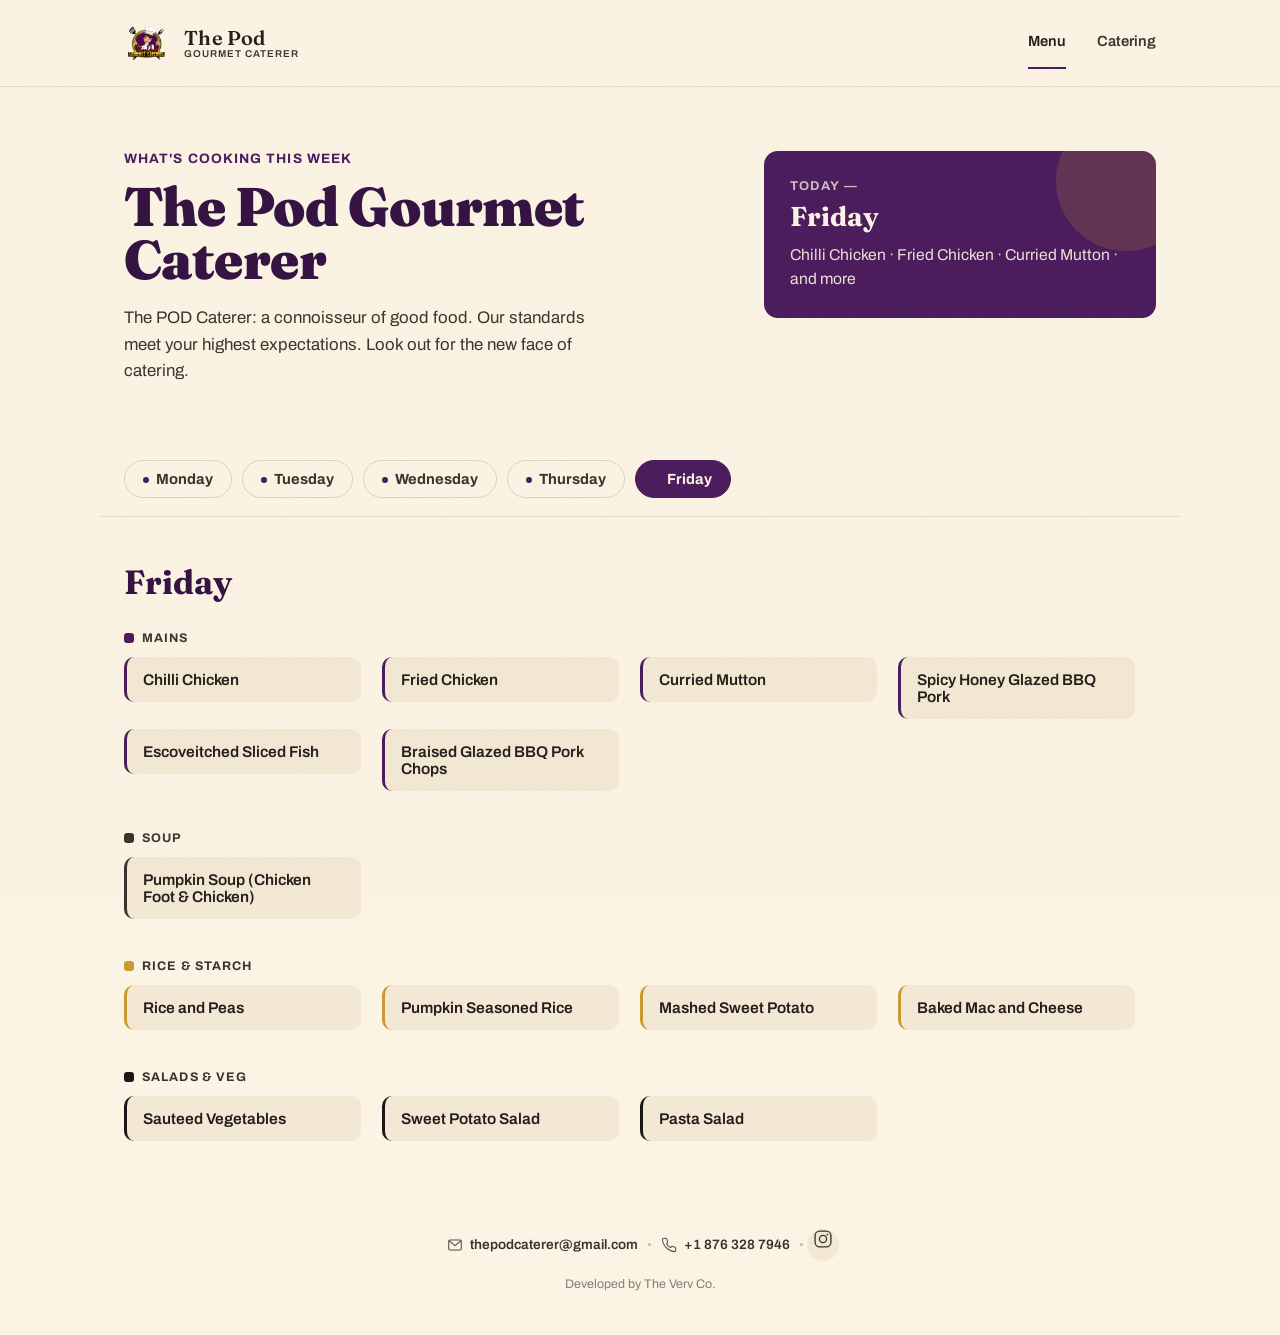
<file: index.html>
<!DOCTYPE html>
<html lang="en">
<head>
<meta charset="UTF-8">
<meta name="viewport" content="width=device-width, initial-scale=1.0">
<title>The Pod Gourmet Caterer — Daily Menu</title>
<link rel="preconnect" href="https://fonts.googleapis.com">
<link rel="preconnect" href="https://fonts.gstatic.com" crossorigin>
<link href="https://fonts.googleapis.com/css2?family=Fraunces:opsz,wght@9..144,400;9..144,500;9..144,600;9..144,700;9..144,900&family=Fraunces:ital,opsz,wght@1,9..144,500&family=Archivo:wght@400;500;600;700&display=swap" rel="stylesheet">
<link rel="stylesheet" href="styles.css">
</head>
<body>

<div class="grain"></div>

<header class="site-header">
  <div class="header-inner">
    <a href="index.html" class="brand">
      <img src="assets/logo.png" alt="The Pod Gourmet Caterer" class="brand-logo">
      <span class="brand-name">The Pod<span class="brand-sub">Gourmet Caterer</span></span>
    </a>
    <nav class="site-nav">
      <a href="index.html" class="active">Menu</a>
      <a href="catering.html">Catering</a>
    </nav>
  </div>
</header>

<main>

  <section class="hero">
    <div class="hero-inner">
      <p class="hero-eyebrow">What's cooking this week</p>
      <h1 class="hero-title">The Pod Gourmet Caterer</h1>
      <p class="hero-sub">The POD Caterer: a connoisseur of good food. Our standards meet your highest expectations. Look out for the new face of catering.</p>
    </div>
    <div class="hero-today" id="heroToday">
      <p class="hero-today-label">Today —</p>
      <p class="hero-today-day" id="heroTodayDay">—</p>
      <p class="hero-today-pick" id="heroTodayPick">—</p>
    </div>
  </section>

  <nav class="day-tabs" id="dayTabs" aria-label="Choose a day">
    <!-- populated by JS -->
  </nav>

  <section class="menu-board" id="menuBoard">
    <!-- populated by JS -->
  </section>

</main>

<footer class="site-footer">
  <div class="footer-contact">
    <a href="mailto:thepodcaterer@gmail.com" class="footer-link">
      <svg class="footer-link-icon" viewBox="0 0 24 24" width="16" height="16" fill="none" xmlns="http://www.w3.org/2000/svg">
        <rect x="2.5" y="4.5" width="19" height="15" rx="2.2" stroke="currentColor" stroke-width="1.6"/>
        <path d="M3.5 6L12 13L20.5 6" stroke="currentColor" stroke-width="1.6" stroke-linecap="round" stroke-linejoin="round"/>
      </svg>
      thepodcaterer@gmail.com
    </a>
    <span class="footer-divider">•</span>
    <a href="tel:+18763287946" class="footer-link">
      <svg class="footer-link-icon" viewBox="0 0 24 24" width="16" height="16" fill="none" xmlns="http://www.w3.org/2000/svg">
        <path d="M22 16.92v3a2 2 0 0 1-2.18 2 19.79 19.79 0 0 1-8.63-3.07 19.5 19.5 0 0 1-6-6 19.79 19.79 0 0 1-3.07-8.67A2 2 0 0 1 4.11 2h3a2 2 0 0 1 2 1.72 12.84 12.84 0 0 0 .7 2.81 2 2 0 0 1-.45 2.11L8.09 9.91a16 16 0 0 0 6 6l1.27-1.27a2 2 0 0 1 2.11-.45 12.84 12.84 0 0 0 2.81.7A2 2 0 0 1 22 16.92z" stroke="currentColor" stroke-width="1.6" stroke-linecap="round" stroke-linejoin="round"/>
      </svg>
      +1 876 328 7946
    </a>
    <span class="footer-divider">•</span>
    <a href="https://www.instagram.com/thepodcaterer/" target="_blank" rel="noopener" class="footer-icon" aria-label="The Pod Gourmet Caterer on Instagram">
      <svg viewBox="0 0 24 24" width="20" height="20" fill="none" xmlns="http://www.w3.org/2000/svg">
        <rect x="2.5" y="2.5" width="19" height="19" rx="5.5" stroke="currentColor" stroke-width="1.6"/>
        <circle cx="12" cy="12" r="4.3" stroke="currentColor" stroke-width="1.6"/>
        <circle cx="17.3" cy="6.7" r="1.15" fill="currentColor"/>
      </svg>
    </a>
  </div>
  <p class="footer-credit">Developed by The Verv Co.</p>
</footer>

<script src="menu-data.js"></script>
<script src="app.js"></script>
</body>
</html>
</file>
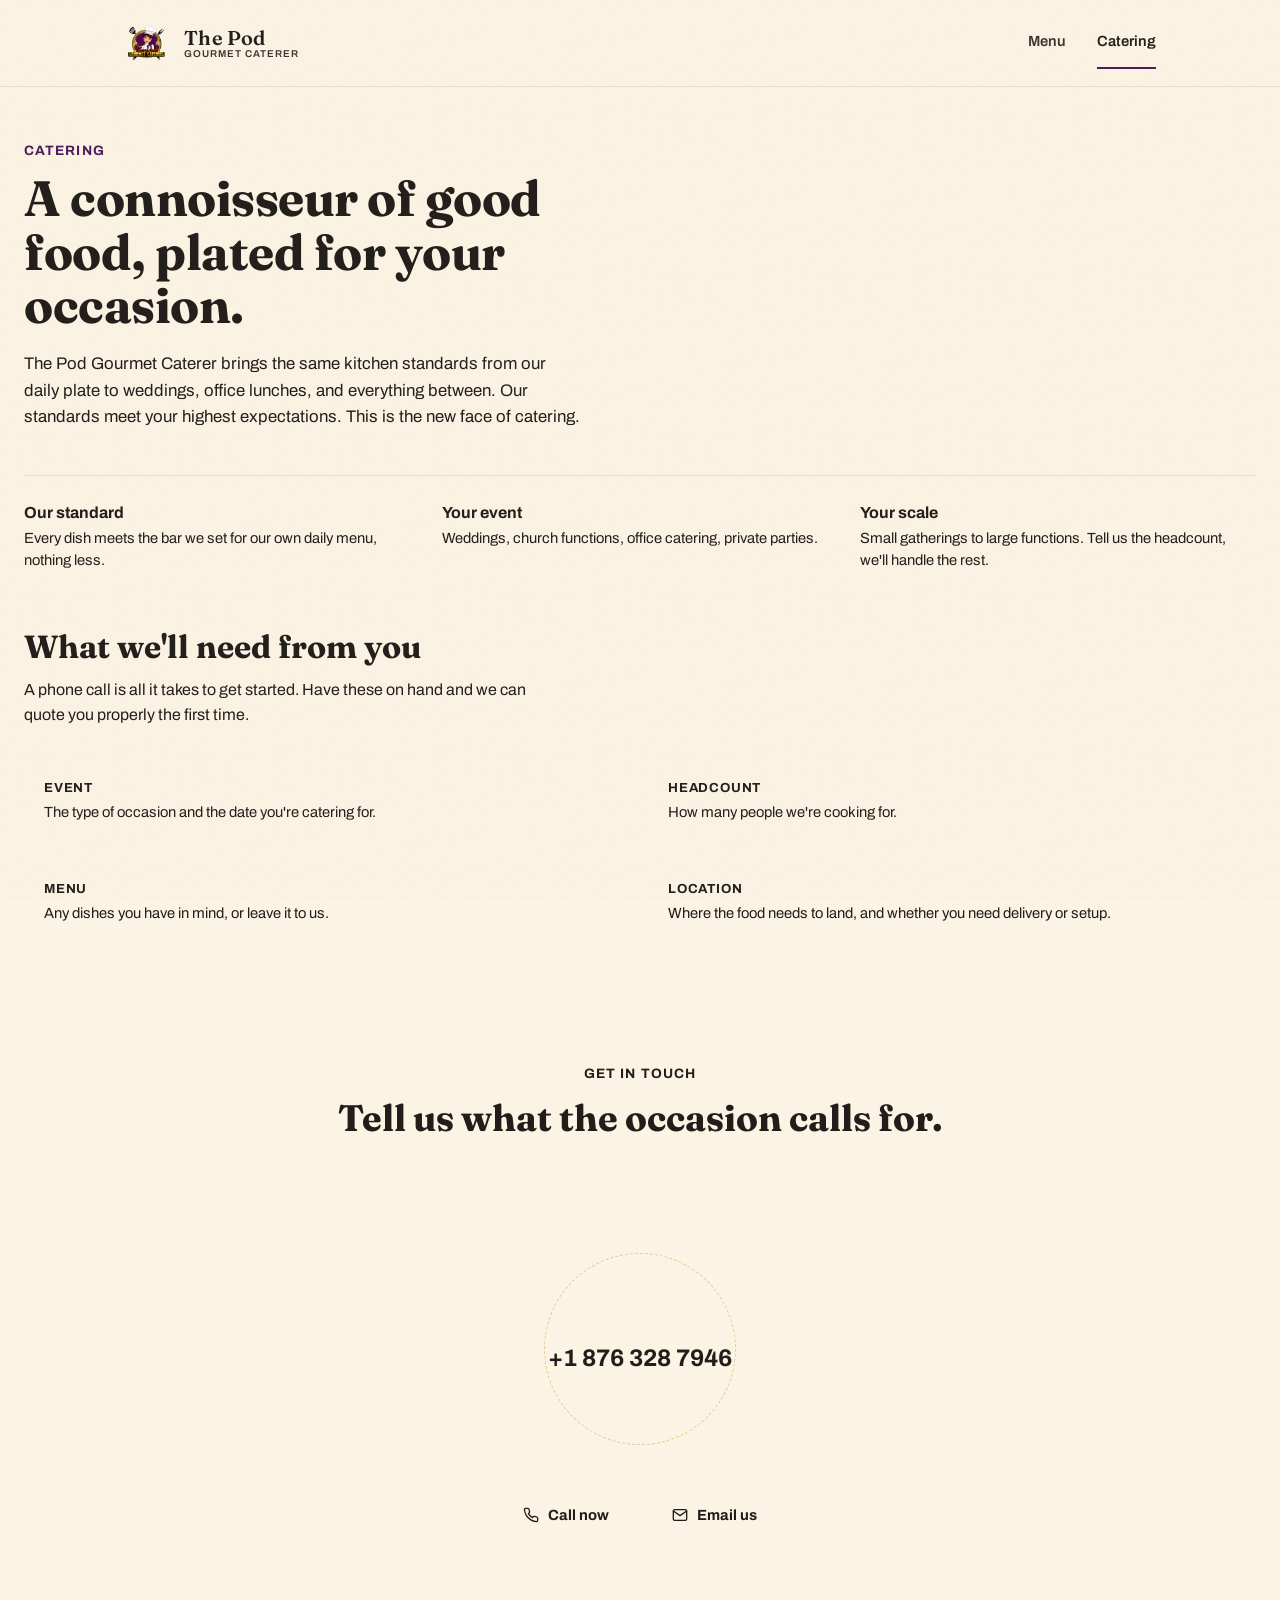
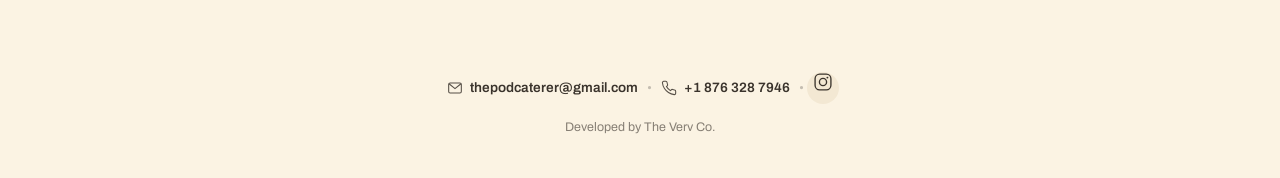
<file: catering.html>
<!DOCTYPE html>
<html lang="en">
<head>
<meta charset="UTF-8">
<meta name="viewport" content="width=device-width, initial-scale=1.0">
<title>Catering | The Pod Gourmet Caterer</title>
<link rel="preconnect" href="https://fonts.googleapis.com">
<link rel="preconnect" href="https://fonts.gstatic.com" crossorigin>
<link href="https://fonts.googleapis.com/css2?family=Fraunces:opsz,wght@9..144,400;9..144,500;9..144,600;9..144,700;9..144,900&family=Fraunces:ital,opsz,wght@1,9..144,500&family=Archivo:wght@400;500;600;700&display=swap" rel="stylesheet">
<link rel="stylesheet" href="styles.css">
<link rel="stylesheet" href="catering.css">
</head>
<body>

<div class="grain"></div>

<header class="site-header">
  <div class="header-inner">
    <a href="index.html" class="brand">
      <img src="assets/logo.png" alt="The Pod Gourmet Caterer" class="brand-logo">
      <span class="brand-name">The Pod<span class="brand-sub">Gourmet Caterer</span></span>
    </a>
    <nav class="site-nav">
      <a href="index.html">Menu</a>
      <a href="catering.html" class="active">Catering</a>
    </nav>
  </div>
</header>

<main>

  <section class="cat-hero">
    <div class="cat-hero-inner">
      <p class="hero-eyebrow">Catering</p>
      <h1 class="cat-hero-title">A connoisseur of good food, plated for your occasion.</h1>
      <p class="cat-hero-sub">The Pod Gourmet Caterer brings the same kitchen standards from our daily plate to weddings, office lunches, and everything between. Our standards meet your highest expectations. This is the new face of catering.</p>
    </div>

    <div class="cat-standards">
      <div class="cat-standard">
        <h3>Our standard</h3>
        <p>Every dish meets the bar we set for our own daily menu, nothing less.</p>
      </div>
      <div class="cat-standard">
        <h3>Your event</h3>
        <p>Weddings, church functions, office catering, private parties.</p>
      </div>
      <div class="cat-standard">
        <h3>Your scale</h3>
        <p>Small gatherings to large functions. Tell us the headcount, we'll handle the rest.</p>
      </div>
    </div>
  </section>

  <section class="cat-needs">
    <h2>What we'll need from you</h2>
    <p class="cat-needs-sub">A phone call is all it takes to get started. Have these on hand and we can quote you properly the first time.</p>

    <div class="cat-needs-grid">
      <div class="cat-need-card">
        <span class="cat-need-mark">Event</span>
        <p>The type of occasion and the date you're catering for.</p>
      </div>
      <div class="cat-need-card">
        <span class="cat-need-mark">Headcount</span>
        <p>How many people we're cooking for.</p>
      </div>
      <div class="cat-need-card">
        <span class="cat-need-mark">Menu</span>
        <p>Any dishes you have in mind, or leave it to us.</p>
      </div>
      <div class="cat-need-card">
        <span class="cat-need-mark">Location</span>
        <p>Where the food needs to land, and whether you need delivery or setup.</p>
      </div>
    </div>
  </section>

  <section class="cat-reach">
    <p class="hero-eyebrow cat-reach-eyebrow">Get in touch</p>
    <h2>Tell us what the occasion calls for.</h2>
    <p class="cat-reach-sub">Ring us directly or send the details by email. Either way, we'll follow up to confirm your menu and quote.</p>

    <div class="cat-plate">
      <div class="cat-plate-ring">
        <div class="cat-plate-inner">
          <p class="cat-plate-label">Call or tap</p>
          <a class="cat-plate-phone" href="tel:+18763287946">+1 876 328 7946</a>
        </div>
      </div>
    </div>

    <div class="cat-actions">
      <a class="cat-btn cat-btn-primary" href="tel:+18763287946">
        <svg viewBox="0 0 24 24" fill="none" stroke="currentColor" stroke-width="2" stroke-linecap="round" stroke-linejoin="round"><path d="M22 16.92v3a2 2 0 0 1-2.18 2 19.79 19.79 0 0 1-8.63-3.07 19.5 19.5 0 0 1-6-6 19.79 19.79 0 0 1-3.07-8.67A2 2 0 0 1 4.11 2h3a2 2 0 0 1 2 1.72 12.84 12.84 0 0 0 .7 2.81 2 2 0 0 1-.45 2.11L8.09 9.91a16 16 0 0 0 6 6l1.27-1.27a2 2 0 0 1 2.11-.45 12.84 12.84 0 0 0 2.81.7A2 2 0 0 1 22 16.92z"/></svg>
        Call now
      </a>
      <a class="cat-btn cat-btn-secondary" href="mailto:thepodcaterer@gmail.com?subject=Catering%20Inquiry&body=Event%20type%3A%0AEvent%20date%3A%0AHeadcount%3A%0ALocation%3A%0AWhat%20we%20need%3A">
        <svg viewBox="0 0 24 24" fill="none" stroke="currentColor" stroke-width="2" stroke-linecap="round" stroke-linejoin="round"><path d="M4 4h16c1.1 0 2 .9 2 2v12c0 1.1-.9 2-2 2H4c-1.1 0-2-.9-2-2V6c0-1.1.9-2 2-2z"/><polyline points="22,6 12,13 2,6"/></svg>
        Email us
      </a>
    </div>

    <p class="cat-soon-note">A request form is coming soon. For now, calling or emailing gets the fastest response.</p>
  </section>

</main>

<footer class="site-footer">
  <div class="footer-contact">
    <a href="mailto:thepodcaterer@gmail.com" class="footer-link">
      <svg class="footer-link-icon" viewBox="0 0 24 24" width="16" height="16" fill="none" xmlns="http://www.w3.org/2000/svg">
        <rect x="2.5" y="4.5" width="19" height="15" rx="2.2" stroke="currentColor" stroke-width="1.6"/>
        <path d="M3.5 6L12 13L20.5 6" stroke="currentColor" stroke-width="1.6" stroke-linecap="round" stroke-linejoin="round"/>
      </svg>
      thepodcaterer@gmail.com
    </a>
    <span class="footer-divider">•</span>
    <a href="tel:+18763287946" class="footer-link">
      <svg class="footer-link-icon" viewBox="0 0 24 24" width="16" height="16" fill="none" xmlns="http://www.w3.org/2000/svg">
        <path d="M22 16.92v3a2 2 0 0 1-2.18 2 19.79 19.79 0 0 1-8.63-3.07 19.5 19.5 0 0 1-6-6 19.79 19.79 0 0 1-3.07-8.67A2 2 0 0 1 4.11 2h3a2 2 0 0 1 2 1.72 12.84 12.84 0 0 0 .7 2.81 2 2 0 0 1-.45 2.11L8.09 9.91a16 16 0 0 0 6 6l1.27-1.27a2 2 0 0 1 2.11-.45 12.84 12.84 0 0 0 2.81.7A2 2 0 0 1 22 16.92z" stroke="currentColor" stroke-width="1.6" stroke-linecap="round" stroke-linejoin="round"/>
      </svg>
      +1 876 328 7946
    </a>
    <span class="footer-divider">•</span>
    <a href="https://www.instagram.com/thepodcaterer/" target="_blank" rel="noopener" class="footer-icon" aria-label="The Pod Gourmet Caterer on Instagram">
      <svg viewBox="0 0 24 24" width="20" height="20" fill="none" xmlns="http://www.w3.org/2000/svg">
        <rect x="2.5" y="2.5" width="19" height="19" rx="5.5" stroke="currentColor" stroke-width="1.6"/>
        <circle cx="12" cy="12" r="4.3" stroke="currentColor" stroke-width="1.6"/>
        <circle cx="17.3" cy="6.7" r="1.15" fill="currentColor"/>
      </svg>
    </a>
  </div>
  <p class="footer-credit">Developed by The Verv Co.</p>
</footer>

</body>
</html>
</file>
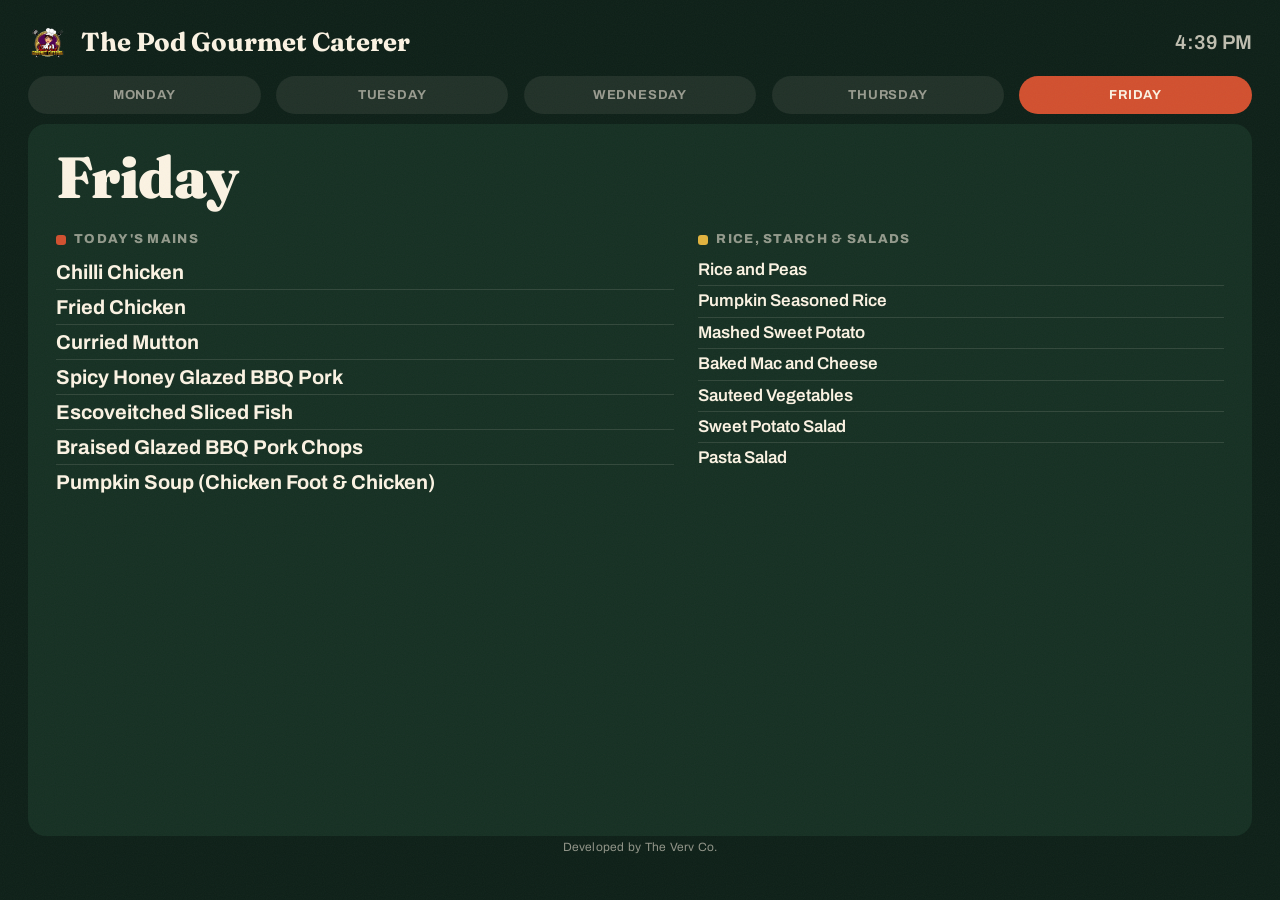
<file: tv.html>
<!DOCTYPE html>
<html lang="en">
<head>
<meta charset="UTF-8">
<meta name="viewport" content="width=device-width, initial-scale=1.0">
<title>The Pod Gourmet Caterer — Today's Menu</title>
<link rel="preconnect" href="https://fonts.googleapis.com">
<link rel="preconnect" href="https://fonts.gstatic.com" crossorigin>
<link href="https://fonts.googleapis.com/css2?family=Fraunces:opsz,wght@9..144,400;9..144,600;9..144,700;9..144,900&family=Archivo:wght@400;500;600;700;800&display=swap" rel="stylesheet">
<link rel="stylesheet" href="tv.css">
</head>
<body>

<div class="tv-grain"></div>

<div class="tv-frame">

  <header class="tv-header">
    <div class="tv-brand">
      <img src="assets/logo.png" alt="The Pod Gourmet Caterer" class="tv-brand-mark">
      <span>The Pod Gourmet Caterer</span>
    </div>
    <div class="tv-clock" id="tvClock">—</div>
  </header>

  <div class="tv-daystrip" id="tvDaystrip"><!-- dots populated by JS --></div>

  <main class="tv-stage" id="tvStage">
    <!-- panels populated by JS -->
  </main>

  <footer class="tv-footer">
    <span class="tv-footer-credit">Developed by The Verv Co.</span>
  </footer>

</div>

<script src="menu-data.js"></script>
<script src="tv.js"></script>
</body>
</html>
</file>
<file: styles.css>
/* ===== Reset ===== */
* { box-sizing: border-box; }

html, body {
  margin: 0;
  padding: 0;
  background: #FBF3E3;
  color: #211D1A;
  font-family: "Archivo", sans-serif;
  -webkit-font-smoothing: antialiased;
}

a { text-decoration: none; color: inherit; }
h1, h2, h3 { font-family: "Fraunces", serif; margin: 0; }

/* subtle paper grain overlay */
.grain {
  position: fixed;
  top: 0; left: 0; right: 0; bottom: 0;
  pointer-events: none;
  z-index: 999;
  opacity: 0.035;
  background-image: url("data:image/svg+xml,%3Csvg xmlns='http://www.w3.org/2000/svg' width='160' height='160'%3E%3Cfilter id='n'%3E%3CfeTurbulence type='fractalNoise' baseFrequency='0.9' numOctaves='2' stitchTiles='stitch'/%3E%3C/filter%3E%3Crect width='100%25' height='100%25' filter='url(%23n)'/%3E%3C/svg%3E");
}

/* ===== Header ===== */
.site-header {
  position: relative;
  z-index: 50;
  background: #FBF3E3;
  border-bottom: 1px solid rgba(33,29,26,0.1);
}
.header-inner {
  max-width: 1080px;
  margin: 0 auto;
  padding: 18px 24px;
  position: relative;
  overflow: hidden;
}
.header-inner:after {
  content: "";
  display: table;
  clear: both;
}
.brand {
  float: left;
  font-family: "Fraunces", serif;
  font-weight: 600;
  font-size: 1.25rem;
  letter-spacing: 0.01em;
  line-height: 46px;
}
.brand-logo {
  width: 46px;
  height: 46px;
  object-fit: contain;
  vertical-align: middle;
  margin-right: 10px;
}
.brand-name {
  display: inline-block;
  vertical-align: middle;
  line-height: 1.1;
}
.brand-sub {
  display: block;
  font-family: "Archivo", sans-serif;
  font-weight: 600;
  font-size: 0.62rem;
  text-transform: uppercase;
  letter-spacing: 0.1em;
  color: #3A332C;
}
.site-nav {
  float: right;
  font-size: 0.92rem;
  font-weight: 600;
  line-height: 46px;
}
.site-nav a {
  display: inline-block;
  position: relative;
  padding-bottom: 4px;
  margin-left: 28px;
  color: #3A332C;
}
.site-nav a.active { color: #211D1A; }
.site-nav a.active:after {
  content: "";
  position: absolute;
  left: 0; right: 0; bottom: -1px;
  height: 2px;
  background: #4A1B5C;
}

/* ===== Hero ===== */
.hero {
  max-width: 1080px;
  margin: 0 auto;
  padding: 64px 24px 40px;
  overflow: hidden;
}
.hero:after {
  content: "";
  display: table;
  clear: both;
}
.hero-inner {
  float: left;
  width: 58%;
  padding-right: 40px;
}
.hero-eyebrow {
  font-size: 0.85rem;
  font-weight: 700;
  letter-spacing: 0.08em;
  text-transform: uppercase;
  color: #4A1B5C;
  margin: 0 0 14px;
}
.hero-title {
  font-size: 3.4rem;
  font-weight: 900;
  line-height: 0.98;
  color: #341141;
  letter-spacing: -0.01em;
}
.hero-sub {
  margin-top: 18px;
  font-size: 1.05rem;
  line-height: 1.6;
  max-width: 480px;
  color: #3A332C;
}
.hero-today {
  float: right;
  width: 38%;
  background: #4A1B5C;
  color: #FBF3E3;
  border-radius: 14px;
  padding: 28px 26px;
  position: relative;
  overflow: hidden;
}
.hero-today:before {
  content: "";
  position: absolute;
  top: -40px; right: -40px;
  width: 140px; height: 140px;
  border-radius: 50%;
  background: #C99A2E;
  opacity: 0.18;
}
.hero-today-label {
  font-size: 0.8rem;
  text-transform: uppercase;
  letter-spacing: 0.1em;
  font-weight: 700;
  opacity: 0.75;
  margin: 0 0 6px;
}
.hero-today-day {
  font-family: "Fraunces", serif;
  font-size: 1.7rem;
  font-weight: 700;
  margin: 0 0 10px;
}
.hero-today-pick {
  font-size: 0.98rem;
  line-height: 1.5;
  opacity: 0.92;
  margin: 0;
}

/* ===== Day tabs ===== */
.day-tabs {
  max-width: 1080px;
  margin: 0 auto;
  padding: 0 24px 18px;
  border-bottom: 1px solid rgba(33,29,26,0.1);
  overflow: hidden;
}
.day-tab {
  display: inline-block;
  font-family: "Archivo", sans-serif;
  font-weight: 700;
  font-size: 0.92rem;
  padding: 10px 18px;
  border-radius: 999px;
  border: 1.5px solid rgba(33,29,26,0.15);
  background: transparent;
  color: #3A332C;
  cursor: pointer;
  margin-right: 10px;
  margin-top: 18px;
}
.day-tab.is-active {
  background: #4A1B5C;
  border-color: #4A1B5C;
  color: #FBF3E3;
}
.day-tab .dot {
  display: inline-block;
  width: 6px;
  height: 6px;
  border-radius: 50%;
  background: #4A1B5C;
  margin-right: 7px;
  vertical-align: middle;
}

/* ===== Menu board ===== */
.menu-board {
  max-width: 1080px;
  margin: 0 auto;
  padding: 44px 24px 20px;
}
.day-panel { display: none; }
.day-panel.is-active { display: block; }

.day-panel-head {
  overflow: hidden;
  margin-bottom: 28px;
}
.day-panel-title {
  font-size: 2.1rem;
  font-weight: 700;
  color: #341141;
  float: left;
}
.day-panel-note {
  font-style: italic;
  color: #4A1B5C;
  font-family: "Fraunces", serif;
  font-size: 1.05rem;
  float: right;
  line-height: 2.5rem;
}

.cat-block { margin-bottom: 30px; overflow: hidden; }
.cat-label {
  font-size: 0.78rem;
  font-weight: 700;
  text-transform: uppercase;
  letter-spacing: 0.09em;
  color: #3A332C;
  margin-bottom: 12px;
  padding-left: 18px;
  position: relative;
}
.cat-label:before {
  content: "";
  position: absolute;
  left: 0; top: 2px;
  width: 10px; height: 10px;
  border-radius: 3px;
}
.cat-block[data-cat="protein"] .cat-label:before { background: #4A1B5C; }
.cat-block[data-cat="soup"]    .cat-label:before { background: #3A332C; }
.cat-block[data-cat="rice"]    .cat-label:before { background: #C99A2E; }
.cat-block[data-cat="side"]    .cat-label:before { background: #1A1716; }
.cat-block[data-cat="boiled"]  .cat-label:before { background: #8B6A3F; }

/* Item grid: floated cards in rows */
.item-grid { overflow: hidden; }
.item-grid:after { content: ""; display: table; clear: both; }
.item-card {
  float: left;
  width: 23%;
  margin-right: 2%;
  margin-bottom: 10px;
  background: #F3E8D3;
  border-radius: 10px;
  padding: 14px 16px;
  font-weight: 600;
  font-size: 0.97rem;
  border-left: 3px solid transparent;
}
.item-card:nth-child(4n) { margin-right: 0; }
.cat-block[data-cat="protein"] .item-card { border-left-color: #4A1B5C; }
.cat-block[data-cat="soup"]    .item-card { border-left-color: #3A332C; }
.cat-block[data-cat="rice"]    .item-card { border-left-color: #C99A2E; }
.cat-block[data-cat="side"]    .item-card { border-left-color: #1A1716; }
.cat-block[data-cat="boiled"]  .item-card { border-left-color: #8B6A3F; }

/* ===== Footer ===== */
.site-footer {
  text-align: center;
  padding: 28px 24px 44px;
  font-size: 0.85rem;
  color: #3A332C;
}
.footer-tagline { margin: 0 0 14px; }
.footer-credit {
  margin: 16px 0 0;
  font-size: 0.78rem;
  opacity: 0.6;
}
.footer-contact {
  text-align: center;
}
.footer-link {
  display: inline-block;
  color: #3A332C;
  font-weight: 600;
  vertical-align: middle;
  margin: 0 6px;
}
.footer-link-icon {
  vertical-align: middle;
  margin-right: 4px;
  opacity: 0.85;
}
.footer-divider {
  color: rgba(33,29,26,0.25);
  font-size: 0.8rem;
}
.footer-icon {
  display: inline-block;
  width: 32px;
  height: 32px;
  border-radius: 50%;
  color: #3A332C;
  background: #F3E8D3;
  text-align: center;
  line-height: 32px;
  vertical-align: middle;
}

/* ===== Responsive ===== */
@media (max-width: 760px) {
  .hero-inner { float: none; width: 100%; padding-right: 0; }
  .hero-today { float: none; width: 100%; margin-top: 24px; }
  .day-panel-title { font-size: 1.7rem; }
  .item-card { width: 48%; margin-right: 4%; }
  .item-card:nth-child(4n) { margin-right: 4%; }
  .item-card:nth-child(2n) { margin-right: 0; }
  .footer-divider { display: none; }
}
</file>
<file: catering.css>
/* ===== Catering hero ===== */
.cat-hero {
  max-width: var(--max-w);
  margin: 0 auto;
  padding: 56px 24px 0;
}
.cat-hero-inner {
  max-width: 640px;
}
.cat-hero-title {
  font-size: clamp(2.1rem, 4.2vw, 3.1rem);
  font-weight: 700;
  line-height: 1.08;
  color: var(--pod-purple-deep);
  letter-spacing: -0.01em;
  margin-top: 14px;
}
.cat-hero-sub {
  margin-top: 18px;
  font-size: 1.05rem;
  line-height: 1.6;
  color: var(--char-soft);
  max-width: 560px;
}

.cat-standards {
  margin-top: 44px;
  padding-top: 28px;
  border-top: 1px solid rgba(33,29,26,0.1);
  display: grid;
  grid-template-columns: repeat(3, 1fr);
  gap: 22px;
}
.cat-standard h3 {
  font-family: var(--font-display);
  font-size: 1rem;
  font-weight: 700;
  color: var(--pod-gold);
  margin-bottom: 6px;
}
.cat-standard p {
  font-size: 0.92rem;
  line-height: 1.5;
  color: var(--char-soft);
  margin: 0;
}

/* ===== Needs section ===== */
.cat-needs {
  max-width: var(--max-w);
  margin: 0 auto;
  padding: 56px 24px 8px;
}
.cat-needs h2 {
  font-size: clamp(1.5rem, 2.6vw, 2rem);
  font-weight: 700;
  color: var(--pod-purple-deep);
  margin-bottom: 12px;
}
.cat-needs-sub {
  font-size: 1rem;
  color: var(--char-soft);
  max-width: 520px;
  line-height: 1.55;
  margin: 0 0 32px;
}

.cat-needs-grid {
  display: grid;
  grid-template-columns: repeat(2, 1fr);
  gap: 16px;
}
.cat-need-card {
  background: var(--cream-dim);
  border-radius: var(--radius);
  padding: 20px 20px 22px;
}
.cat-need-mark {
  display: block;
  font-family: var(--font-display);
  font-weight: 700;
  font-size: 0.82rem;
  letter-spacing: 0.06em;
  text-transform: uppercase;
  color: var(--pod-purple);
  margin-bottom: 6px;
}
.cat-need-card p {
  font-size: 0.92rem;
  line-height: 1.5;
  color: var(--char-soft);
  margin: 0;
}

/* ===== Reach / plate section ===== */
.cat-reach {
  max-width: var(--max-w);
  margin: 56px auto 0;
  padding: 56px 24px 64px;
  background: var(--pod-purple-deep);
  border-radius: var(--radius);
  color: var(--cream);
  text-align: center;
  position: relative;
  overflow: hidden;
}
.cat-reach::before {
  content: "";
  position: absolute;
  top: -60px; right: -60px;
  width: 200px; height: 200px;
  border-radius: 50%;
  background: var(--pod-gold);
  opacity: 0.14;
}
.cat-reach-eyebrow { color: var(--pod-gold-bright); }
.cat-reach h2 {
  font-size: clamp(1.6rem, 3vw, 2.3rem);
  font-weight: 700;
  margin: 12px 0 10px;
}
.cat-reach-sub {
  color: rgba(251,243,227,0.78);
  font-size: 0.98rem;
  max-width: 460px;
  margin: 0 auto 40px;
  line-height: 1.55;
}

.cat-plate { display: inline-block; }
.cat-plate-ring {
  width: 220px;
  height: 220px;
  border-radius: 50%;
  border: 2px solid var(--pod-gold);
  display: flex;
  align-items: center;
  justify-content: center;
  margin: 0 auto;
  position: relative;
}
.cat-plate-ring::before {
  content: "";
  position: absolute;
  inset: 14px;
  border-radius: 50%;
  border: 1px dashed rgba(201,154,46,0.45);
}
.cat-plate-label {
  font-size: 0.7rem;
  letter-spacing: 0.12em;
  text-transform: uppercase;
  color: rgba(251,243,227,0.55);
  margin: 0 0 6px;
}
.cat-plate-phone {
  font-family: var(--font-display);
  font-size: 1.5rem;
  font-weight: 700;
  color: var(--cream);
  text-decoration: none;
}
.cat-plate-phone:hover { color: var(--pod-gold-bright); }
.cat-plate-phone:focus-visible {
  outline: 2px solid var(--pod-gold-bright);
  outline-offset: 4px;
  border-radius: 4px;
}

.cat-actions {
  display: flex;
  gap: 14px;
  justify-content: center;
  margin-top: 34px;
  flex-wrap: wrap;
}
.cat-btn {
  display: inline-flex;
  align-items: center;
  gap: 9px;
  padding: 13px 24px;
  border-radius: 999px;
  font-weight: 700;
  font-size: 0.92rem;
  text-decoration: none;
  transition: transform 0.15s ease, background 0.15s ease, color 0.15s ease;
}
.cat-btn svg { width: 16px; height: 16px; flex-shrink: 0; }
.cat-btn:focus-visible {
  outline: 2px solid var(--pod-gold-bright);
  outline-offset: 3px;
}
.cat-btn-primary {
  background: var(--pod-gold);
  color: var(--pod-purple-deep);
}
.cat-btn-primary:hover {
  background: var(--pod-gold-bright);
  transform: translateY(-1px);
}
.cat-btn-secondary {
  background: transparent;
  color: var(--cream);
  border: 1.5px solid rgba(251,243,227,0.3);
}
.cat-btn-secondary:hover {
  border-color: var(--pod-gold-bright);
  color: var(--pod-gold-bright);
  transform: translateY(-1px);
}

.cat-soon-note {
  margin: 28px 0 0;
  font-size: 0.82rem;
  color: rgba(251,243,227,0.45);
}

/* ===== Responsive ===== */
@media (max-width: 760px) {
  .cat-standards { grid-template-columns: 1fr; gap: 18px; }
  .cat-needs-grid { grid-template-columns: 1fr; }
  .cat-plate-ring { width: 190px; height: 190px; }
  .cat-plate-phone { font-size: 1.25rem; }
  .cat-reach { padding: 44px 20px 52px; }
}
</file>
<file: tv.css>
* { box-sizing: border-box; margin: 0; padding: 0; }

html, body {
  width: 100%;
  height: 100%;
  overflow: hidden;
  background: #0E2018;
  color: #FBF3E3;
  font-family: "Archivo", sans-serif;
}

.tv-grain {
  position: fixed;
  top: 0; left: 0; right: 0; bottom: 0;
  pointer-events: none;
  z-index: 999;
  opacity: 0.04;
  background-image: url("data:image/svg+xml,%3Csvg xmlns='http://www.w3.org/2000/svg' width='160' height='160'%3E%3Cfilter id='n'%3E%3CfeTurbulence type='fractalNoise' baseFrequency='0.9' numOctaves='2' stitchTiles='stitch'/%3E%3C/filter%3E%3Crect width='100%25' height='100%25' filter='url(%23n)'/%3E%3C/svg%3E");
}

/* ===== Overall frame: header + daystrip + stage + footer stacked ===== */
.tv-frame {
  position: absolute;
  top: 0; left: 0; right: 0; bottom: 0;
  padding: 18px 28px 12px;
}

/* ===== Header ===== */
.tv-header {
  width: 100%;
  height: 48px;
  position: relative;
  margin-bottom: 10px;
}
.tv-brand {
  position: absolute;
  top: 0; left: 0;
  font-family: "Fraunces", serif;
  font-weight: 700;
  font-size: 26px;
  line-height: 48px;
  white-space: nowrap;
}
.tv-brand-mark {
  width: 40px;
  height: 40px;
  vertical-align: middle;
  margin-right: 8px;
  margin-top: -4px;
}
.tv-clock {
  position: absolute;
  top: 0; right: 0;
  font-size: 20px;
  font-weight: 600;
  line-height: 48px;
  opacity: 0.75;
}

/* ===== Day strip: floated equal-width pills ===== */
.tv-daystrip {
  width: 100%;
  height: 38px;
  margin-bottom: 10px;
  overflow: hidden;
}
.tv-daystrip:after {
  content: "";
  display: table;
  clear: both;
}
.tv-day-dot {
  float: left;
  width: 19%;
  margin-right: 1.25%;
  height: 38px;
  line-height: 38px;
  text-align: center;
  border-radius: 999px;
  font-weight: 700;
  font-size: 13px;
  text-transform: uppercase;
  letter-spacing: 0.06em;
  background: rgba(251,243,227,0.08);
  color: rgba(251,243,227,0.55);
}
.tv-day-dot:last-child {
  margin-right: 0;
}
.tv-day-dot.is-active {
  background: #D2502F;
  color: #FBF3E3;
}

/* ===== Footer ===== */
.tv-footer {
  width: 100%;
  height: 22px;
  text-align: center;
  font-size: 12px;
  opacity: 0.55;
  line-height: 22px;
  letter-spacing: 0.02em;
}

/* ===== Stage: the green panel area ===== */
/* Height = 100% minus header(48) + margin(10) + daystrip(38) + margin(10) + footer(22) + frame padding(30) = 158px */
.tv-stage {
  position: relative;
  width: 100%;
  /* Fills remaining vertical space */
  height: -webkit-calc(100% - 158px);
  height: calc(100% - 158px);
}

/* ===== Panels ===== */
.tv-panel {
  position: absolute;
  top: 0; left: 0; right: 0; bottom: 0;
  visibility: hidden;
  background: #163023;
  border-radius: 18px;
  padding: 24px 28px;
  overflow: hidden;
}
.tv-panel.is-active {
  visibility: visible;
}

.tv-panel-head {
  width: 100%;
  height: 70px;
  position: relative;
  margin-bottom: 14px;
}
.tv-panel-title {
  font-family: "Fraunces", serif;
  font-weight: 900;
  font-size: 58px;
  line-height: 1;
  letter-spacing: -0.01em;
  position: absolute;
  top: 0; left: 0;
}
.tv-panel-note {
  font-family: "Fraunces", serif;
  font-style: italic;
  font-size: 18px;
  color: #E2B33E;
  position: absolute;
  top: 14px; right: 0;
}

/* ===== Columns: floated, percentage widths ===== */
.tv-cols {
  width: 100%;
  height: -webkit-calc(100% - 84px);
  height: calc(100% - 84px);
  overflow: hidden;
}
.tv-cols:after {
  content: "";
  display: table;
  clear: both;
}

/* Three-column default */
.tv-col {
  float: left;
  height: 100%;
  padding-right: 24px;
  overflow: hidden;
}
.tv-col:last-child {
  padding-right: 0;
}
.tv-col[data-cat="protein"] { width: 42%; }
.tv-col[data-cat="rice"]    { width: 30%; }
.tv-col[data-cat="boiled"]  { width: 28%; }

/* Two-column when no boiled provisions */
.tv-cols.two-col .tv-col[data-cat="protein"] { width: 55%; }
.tv-cols.two-col .tv-col[data-cat="rice"]    { width: 45%; }

.tv-col-label {
  font-size: 13px;
  font-weight: 800;
  text-transform: uppercase;
  letter-spacing: 0.1em;
  color: rgba(251,243,227,0.55);
  margin-bottom: 14px;
  padding-left: 18px;
  position: relative;
}
.tv-col-label:before {
  content: "";
  position: absolute;
  left: 0; top: 3px;
  width: 10px; height: 10px;
  border-radius: 3px;
  background: rgba(251,243,227,0.55);
}
.tv-col[data-cat="protein"] .tv-col-label:before { background: #D2502F; }
.tv-col[data-cat="rice"]    .tv-col-label:before { background: #E2B33E; }
.tv-col[data-cat="boiled"]  .tv-col-label:before { background: #A87D45; }

.tv-col-items {
  list-style: none;
}
.tv-col-items li {
  font-size: 22px;
  font-weight: 600;
  line-height: 1.2;
  padding-bottom: 8px;
  margin-bottom: 8px;
  border-bottom: 1px solid rgba(251,243,227,0.12);
}
.tv-col-items li:last-child {
  border-bottom: none;
  margin-bottom: 0;
}
.tv-col[data-cat="protein"] .tv-col-items li {
  font-size: 26px;
  font-weight: 700;
}

/* Dense columns scale down */
.tv-col.is-dense .tv-col-items li {
  font-size: 17px;
  padding-bottom: 5px;
  margin-bottom: 5px;
}
.tv-col.is-dense[data-cat="protein"] .tv-col-items li {
  font-size: 20px;
}
</file>
